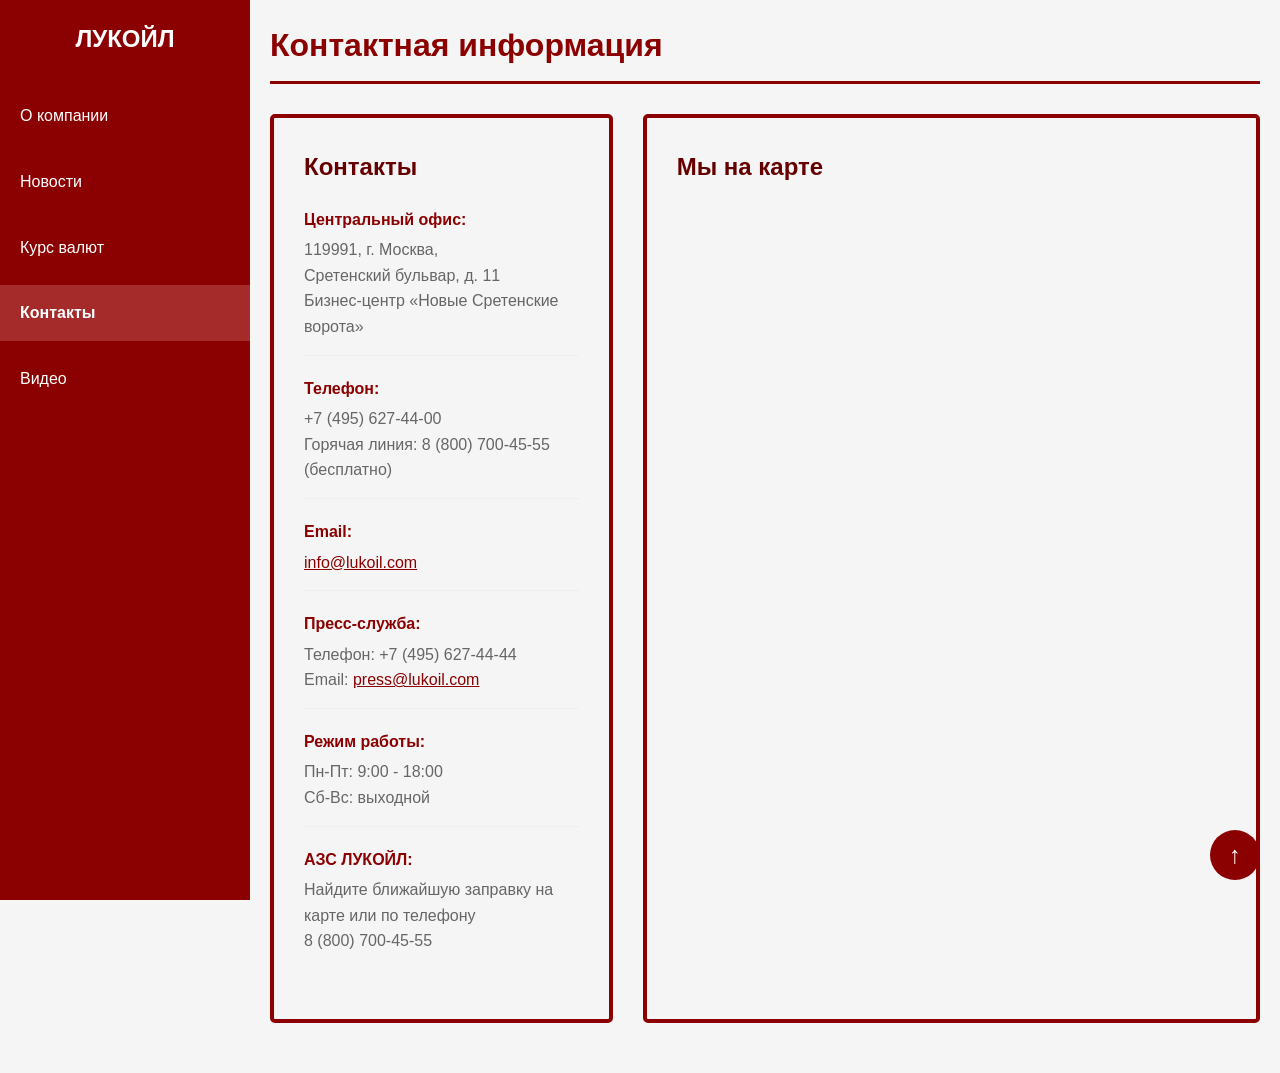
<file: contacts.html>
<!DOCTYPE html>
<html lang="ru">

<head>
    <meta charset="UTF-8">
    <meta name="viewport" content="width=device-width, initial-scale=1.0">
    <title>Контакты - ЛУКОЙЛ</title>
    <link rel="stylesheet" href="styles.css">
    <style>
        .contacts-page h1 {
            color: #8B0000;
            margin-bottom: 30px;
            border-bottom: 3px solid #8B0000;
            padding-bottom: 10px;
        }

        .contacts-container {
            display: flex;
            flex-wrap: wrap;
            gap: 30px;
            margin-bottom: 30px;
        }

        .contact-info {
            flex: 1;
            min-width: 300px;
            padding: 30px;
            border-radius: 5px;
            border: 4px solid #8B0000;
        }

        .contact-info h2 {
            color: #660000;
            margin-bottom: 20px;
        }

        .contact-item {
            margin-bottom: 20px;
            padding-bottom: 15px;
            border-bottom: 1px solid #eee;
        }

        .contact-item:last-child {
            border-bottom: none;
        }

        .contact-item strong {
            display: block;
            color: #8B0000;
            margin-bottom: 5px;
        }

        .contact-item p {
            color: #666;
            line-height: 1.6;
        }

        .map-container {
            flex: 2;
            min-width: 300px;
            padding: 30px;
            border-radius: 5px;
            border: 4px solid #8B0000;
        }

        .map-container h2 {
            color: #660000;
            margin-bottom: 20px;
        }

        .map-wrapper {
            width: 100%;
            height: 450px;
            border: none;
            border-radius: 5px;
        }
    </style>
</head>

<body>
    <nav class="sidebar">
        <h2>ЛУКОЙЛ</h2>
        <ul>
            <li><a href="index.html">О компании</a></li>
            <li><a href="news.html">Новости</a></li>
            <li><a href="currency.html">Курс валют</a></li>
            <li><a href="contacts.html">Контакты</a></li>
            <li><a href="video.html">Видео</a></li>
        </ul>
    </nav>

    <main class="main-content">
        <div class="contacts-page">
            <h1>Контактная информация</h1>

            <div class="contacts-container">
                <div class="contact-info">
                    <h2>Контакты</h2>

                    <div class="contact-item">
                        <strong>Центральный офис:</strong>
                        <p>
                            119991, г. Москва,<br>
                            Сретенский бульвар, д. 11<br>
                            Бизнес-центр «Новые Сретенские ворота»
                        </p>
                    </div>

                    <div class="contact-item">
                        <strong>Телефон:</strong>
                        <p>
                            +7 (495) 627-44-00<br>
                            Горячая линия: 8 (800) 700-45-55 (бесплатно)
                        </p>
                    </div>

                    <div class="contact-item">
                        <strong>Email:</strong>
                        <p>
                            <a href="mailto:info@lukoil.com" style="color: #8B0000;">
                                info@lukoil.com
                            </a>
                        </p>
                    </div>

                    <div class="contact-item">
                        <strong>Пресс-служба:</strong>
                        <p>
                            Телефон: +7 (495) 627-44-44<br>
                            Email: <a href="mailto:press@lukoil.com" style="color: #8B0000;">
                                press@lukoil.com
                            </a>
                        </p>
                    </div>

                    <div class="contact-item">
                        <strong>Режим работы:</strong>
                        <p>
                            Пн-Пт: 9:00 - 18:00<br>
                            Сб-Вс: выходной
                        </p>
                    </div>

                    <div class="contact-item">
                        <strong>АЗС ЛУКОЙЛ:</strong>
                        <p>
                            Найдите ближайшую заправку на карте или по телефону<br>
                            8 (800) 700-45-55
                        </p>
                    </div>
                </div>

                <div class="map-container">
                    <h2>Мы на карте</h2>
                    <iframe
                        src="https://yandex.ru/map-widget/v1/?um=constructor%3A286852e11fe3d800e942653ab43ba6254ef744280dbbb3c56b7041a4f79e4cb2&amp;source=constructor"
                        width="100%" height="400" frameborder="0"></iframe>
                </div>
            </div>
        </div>
    </main>

    <a href="#" class="to-top" onclick="scrollToTop()">↑</a>

    <script src="script.js"></script>
</body>

</html>
</file>
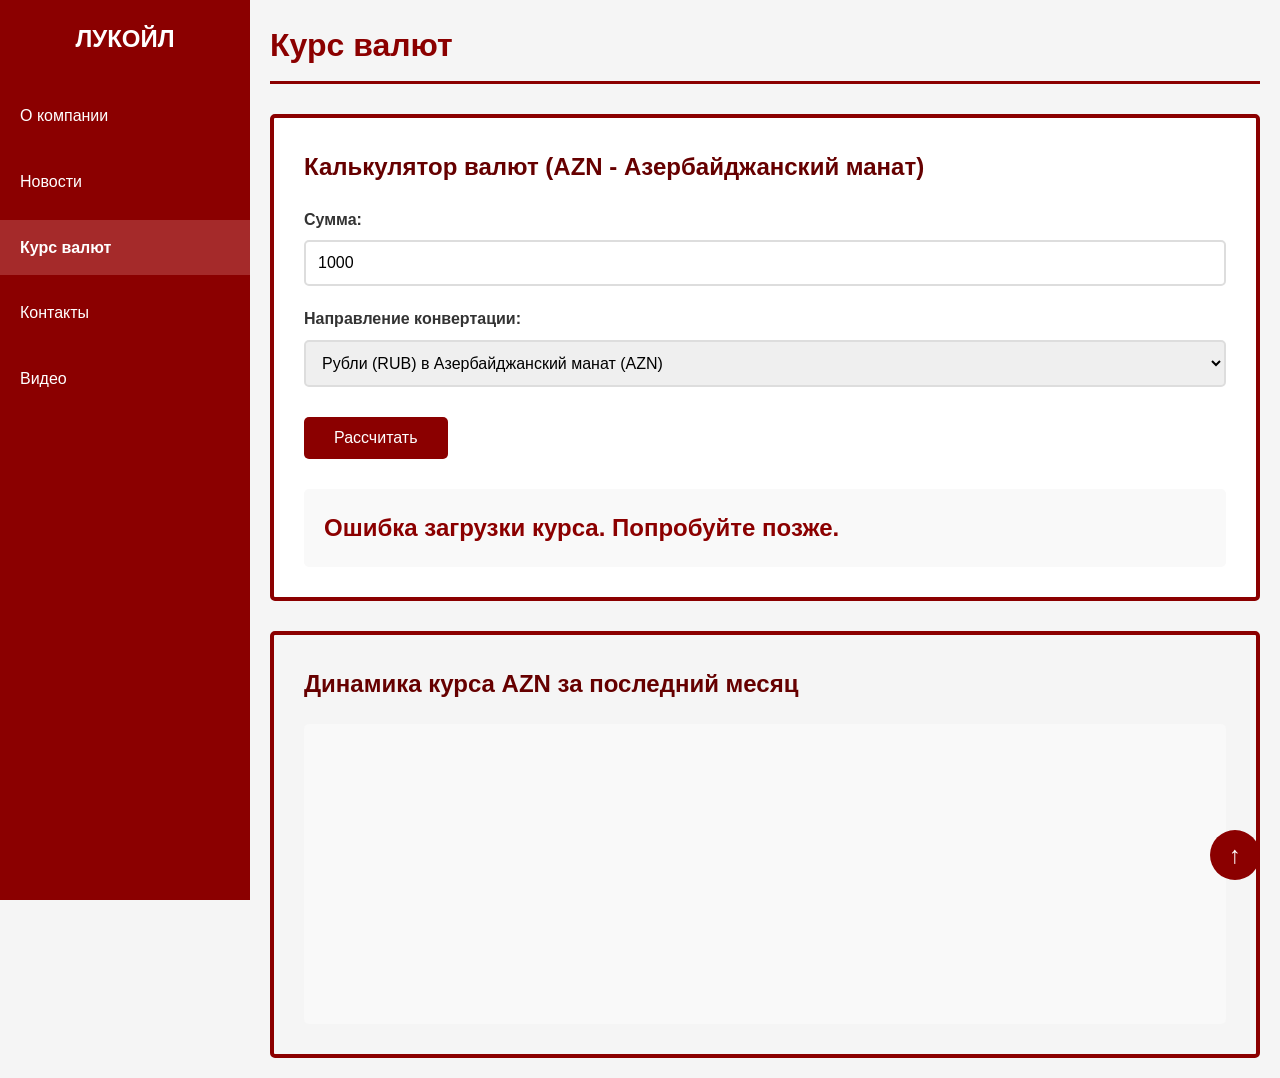
<file: currency.html>
<!DOCTYPE html>
<html lang="ru">

<head>
    <meta charset="UTF-8">
    <meta name="viewport" content="width=device-width, initial-scale=1.0">
    <title>Курс валют - ЛУКОЙЛ</title>
    <link rel="stylesheet" href="styles.css">
    <style>
        .currency-page h1 {
            color: #8B0000;
            margin-bottom: 30px;
            border-bottom: 3px solid #8B0000;
            padding-bottom: 10px;
        }

        .calculator {
            background-color: white;
            padding: 30px;
            border-radius: 5px;
            border: 4px solid #8B0000;
            margin-bottom: 30px;
        }

        .calculator h2 {
            color: #660000;
            margin-bottom: 20px;
        }

        .calc-row {
            margin-bottom: 20px;
        }

        .calc-row label {
            display: block;
            margin-bottom: 8px;
            font-weight: bold;
            color: #333;
        }

        .calc-row input,
        .calc-row select {
            width: 100%;
            padding: 12px;
            border: 2px solid #ddd;
            border-radius: 5px;
            font-size: 16px;
        }

        .calc-row input:focus,
        .calc-row select:focus {
            outline: none;
            border-color: #8B0000;
        }

        .swap-btn {
            background-color: #8B0000;
            color: white;
            border: none;
            padding: 12px 30px;
            cursor: pointer;
            border-radius: 5px;
            font-size: 16px;
            margin: 10px 0;
            transition: 0.3s;
        }

        .swap-btn:hover {
            background-color: #660000;
        }

        .result {
            background-color: #f9f9f9;
            padding: 20px;
            border-radius: 5px;
            margin-top: 20px;
            font-size: 18px;
        }

        .result strong {
            color: #8B0000;
            font-size: 24px;
        }

        .chart-container {
            padding: 30px;
            border-radius: 5px;
            border: 4px solid #8B0000;
        }

        .chart-container h2 {
            color: #660000;
            margin-bottom: 20px;
        }

        .chart-info {
            text-align: center;
            padding: 20px;
            background-color: #8B0000;
            color: white;
            border-radius: 5px;
            margin-top: 20px;
            display: none;
        }

        .chart-info.show {
            display: block;
        }

        .bar {
            display: inline-block;
            width: 40px;
            background-color: #8B0000;
            margin: 0 3px;
            cursor: pointer;
            transition: 0.3s;
            position: relative;
        }

        .bar:hover {
            background-color: #A52A2A;
        }

        .bar.selected {
            background-color: #660000;
        }

        .chart-wrapper {
            display: flex;
            align-items: flex-end;
            justify-content: center;
            height: 300px;
            padding: 20px;
            background-color: #f9f9f9;
            border-radius: 5px;
            overflow-x: auto;
        }
    </style>
</head>

<body>
    <nav class="sidebar">
        <h2>ЛУКОЙЛ</h2>
        <ul>
            <li><a href="index.html">О компании</a></li>
            <li><a href="news.html">Новости</a></li>
            <li><a href="currency.html">Курс валют</a></li>
            <li><a href="contacts.html">Контакты</a></li>
            <li><a href="video.html">Видео</a></li>
        </ul>
    </nav>

    <main class="main-content">
        <div class="currency-page">
            <h1>Курс валют</h1>

            <div class="calculator">
                <h2>Калькулятор валют (AZN - Азербайджанский манат)</h2>

                <div class="calc-row">
                    <label for="amount">Сумма:</label>
                    <input type="number" id="amount" placeholder="Введите сумму" value="1000">
                </div>

                <div class="calc-row">
                    <label for="direction">Направление конвертации:</label>
                    <select id="direction">
                        <option value="rub-to-azn">Рубли (RUB) в Азербайджанский манат (AZN)</option>
                        <option value="azn-to-rub">Азербайджанский манат (AZN) в Рубли (RUB)</option>
                    </select>
                </div>

                <button class="swap-btn" onclick="calculate()">Рассчитать</button>

                <div class="result" id="result">
                    <strong>Курс AZN на сегодня: загрузка...</strong>
                </div>
            </div>

            <div class="chart-container">
                <h2>Динамика курса AZN за последний месяц</h2>
                <div class="chart-wrapper" id="chartWrapper">
                    <!-- Столбцы будут добавлены через JavaScript -->
                </div>
                <div class="chart-info" id="chartInfo">
                    <strong>Дата:</strong> <span id="infoDate">-</span><br>
                    <strong>Курс:</strong> <span id="infoRate">-</span>
                </div>
            </div>
        </div>
    </main>

    <a href="#" class="to-top" onclick="scrollToTop(); return false;" title="Наверх">↑</a>

    <script src="script.js"></script>
    <script>
        let currentRate = 0;
        let chartData = [];

        // Загрузка курса валют
        function loadExchangeRate() {
            fetch('https://www.cbr-xml-daily.ru/daily_json.js')
                .then(function (response) {
                    return response.json();
                })
                .then(function (data) {
                    // AZN - код валюты
                    if (data.Valute.AZN) {
                        currentRate = data.Valute.AZN.Value;
                        updateResult();
                        generateChartData(data);
                    } else {
                        document.getElementById('result').innerHTML =
                            '<strong>Ошибка загрузки курса</strong>';
                    }
                })
                .catch(function (error) {
                    console.error('Ошибка:', error);
                    document.getElementById('result').innerHTML =
                        '<strong>Ошибка загрузки курса. Попробуйте позже.</strong>';
                });
        }

        // Обновление результата
        function updateResult() {
            const amount = parseFloat(document.getElementById('amount').value) || 0;
            const direction = document.getElementById('direction').value;
            const resultDiv = document.getElementById('result');

            if (direction === 'rub-to-azn') {
                const aznAmount = (amount / currentRate).toFixed(2);
                resultDiv.innerHTML =
                    '<strong>' + amount.toFixed(2) + ' RUB</strong> = ' +
                    '<strong>' + aznAmount + ' AZN</strong><br>' +
                    'Курс: 1 AZN = ' + currentRate.toFixed(2) + ' RUB';
            } else {
                const rubAmount = (amount * currentRate).toFixed(2);
                resultDiv.innerHTML =
                    '<strong>' + amount.toFixed(2) + ' AZN</strong> = ' +
                    '<strong>' + rubAmount + ' RUB</strong><br>' +
                    'Курс: 1 AZN = ' + currentRate.toFixed(2) + ' RUB';
            }
        }

        // Расчет
        function calculate() {
            if (currentRate > 0) {
                updateResult();
            }
        }

        // Загрузка данных для графика с ресурса ЦБР за последние 30 дней
        function generateChartData(data) {
            chartData = [];
            const today = new Date();
            const startDate = new Date(today);
            startDate.setDate(startDate.getDate() - 30);

            // Форматируем даты в формат dd/MM/yyyy для ЦБР API
            const dateReq1 = String(startDate.getDate()).padStart(2, '0') + '/' +
                String(startDate.getMonth() + 1).padStart(2, '0') + '/' +
                startDate.getFullYear();

            const dateReq2 = String(today.getDate()).padStart(2, '0') + '/' +
                String(today.getMonth() + 1).padStart(2, '0') + '/' +
                today.getFullYear();

            // VAL_NM_RQ - код валюты AZN в ЦБР
            const valCode = 'R01060';

            // Загружаем динамику курса с API ЦБР (через CORS прокси)
            const apiUrl = 'http://www.cbr.ru/scripts/XML_dynamic.asp?date_req1=' + dateReq1 +
                '&date_req2=' + dateReq2 + '&VAL_NM_RQ=' + valCode;
            // Используем CORS прокси для обхода ограничений, чтобы не было ошибки
            const corsProxyUrl = 'https://api.allorigins.win/raw?url=' + encodeURIComponent(apiUrl);

            fetch(corsProxyUrl)
                .then(function (response) {
                    return response.text();
                })
                .then(function (xmlString) {
                    // Парсим XML
                    const parser = new DOMParser();
                    const xmlDoc = parser.parseFromString(xmlString, 'text/xml');

                    // Если XML содержит ошибку парсинга
                    if (xmlDoc.getElementsByTagName('parsererror').length > 0) {
                        console.error('Ошибка парсинга XML');
                        renderChart();
                        return;
                    }

                    // Получаем все записи о курсах (Record элементы)
                    const records = xmlDoc.getElementsByTagName('Record');

                    for (let i = 0; i < records.length; i++) {
                        const record = records[i];
                        const date = record.getAttribute('Date');
                        const valueStr = record.getElementsByTagName('Value')[0].textContent;

                        // Заменяем запятую на точку для правильного числового формата
                        const rate = parseFloat(valueStr.replace(',', '.'));

                        chartData.push({
                            date: new Date(date).toLocaleDateString('ru-RU'),
                            rate: rate.toFixed(4),
                            fullDate: date
                        });
                    }

                    renderChart();
                })
                .catch(function (error) {
                    console.error('Ошибка загрузки данных курса:', error);
                    renderChart();
                });
        }

        // Отрисовка графика
        function renderChart() {
            const wrapper = document.getElementById('chartWrapper');
            wrapper.innerHTML = '';

            const maxRate = Math.max.apply(null, chartData.map(function (d) { return parseFloat(d.rate); }));
            const minRate = Math.min.apply(null, chartData.map(function (d) { return parseFloat(d.rate); }));
            const range = maxRate - minRate;

            chartData.forEach(function (item, index) {
                const bar = document.createElement('div');
                bar.className = 'bar';

                // Высота столбца относительно диапазона
                const height = ((item.rate - minRate) / range) * 250 + 20;
                bar.style.height = height + 'px';

                bar.onclick = function () {
                    // Убираем выделение со всех столбцов
                    document.querySelectorAll('.bar').forEach(function (b) {
                        b.classList.remove('selected');
                    });

                    // Выделяем текущий
                    this.classList.add('selected');

                    // Показываем информацию
                    document.getElementById('infoDate').textContent = item.date;
                    document.getElementById('infoRate').textContent = item.rate + ' RUB';
                    document.getElementById('chartInfo').classList.add('show');
                };

                wrapper.appendChild(bar);
            });
        }

        // Загружаем курс при загрузке страницы
        document.addEventListener('DOMContentLoaded', function () {
            loadExchangeRate();
        });
    </script>
</body>

</html>
</file>
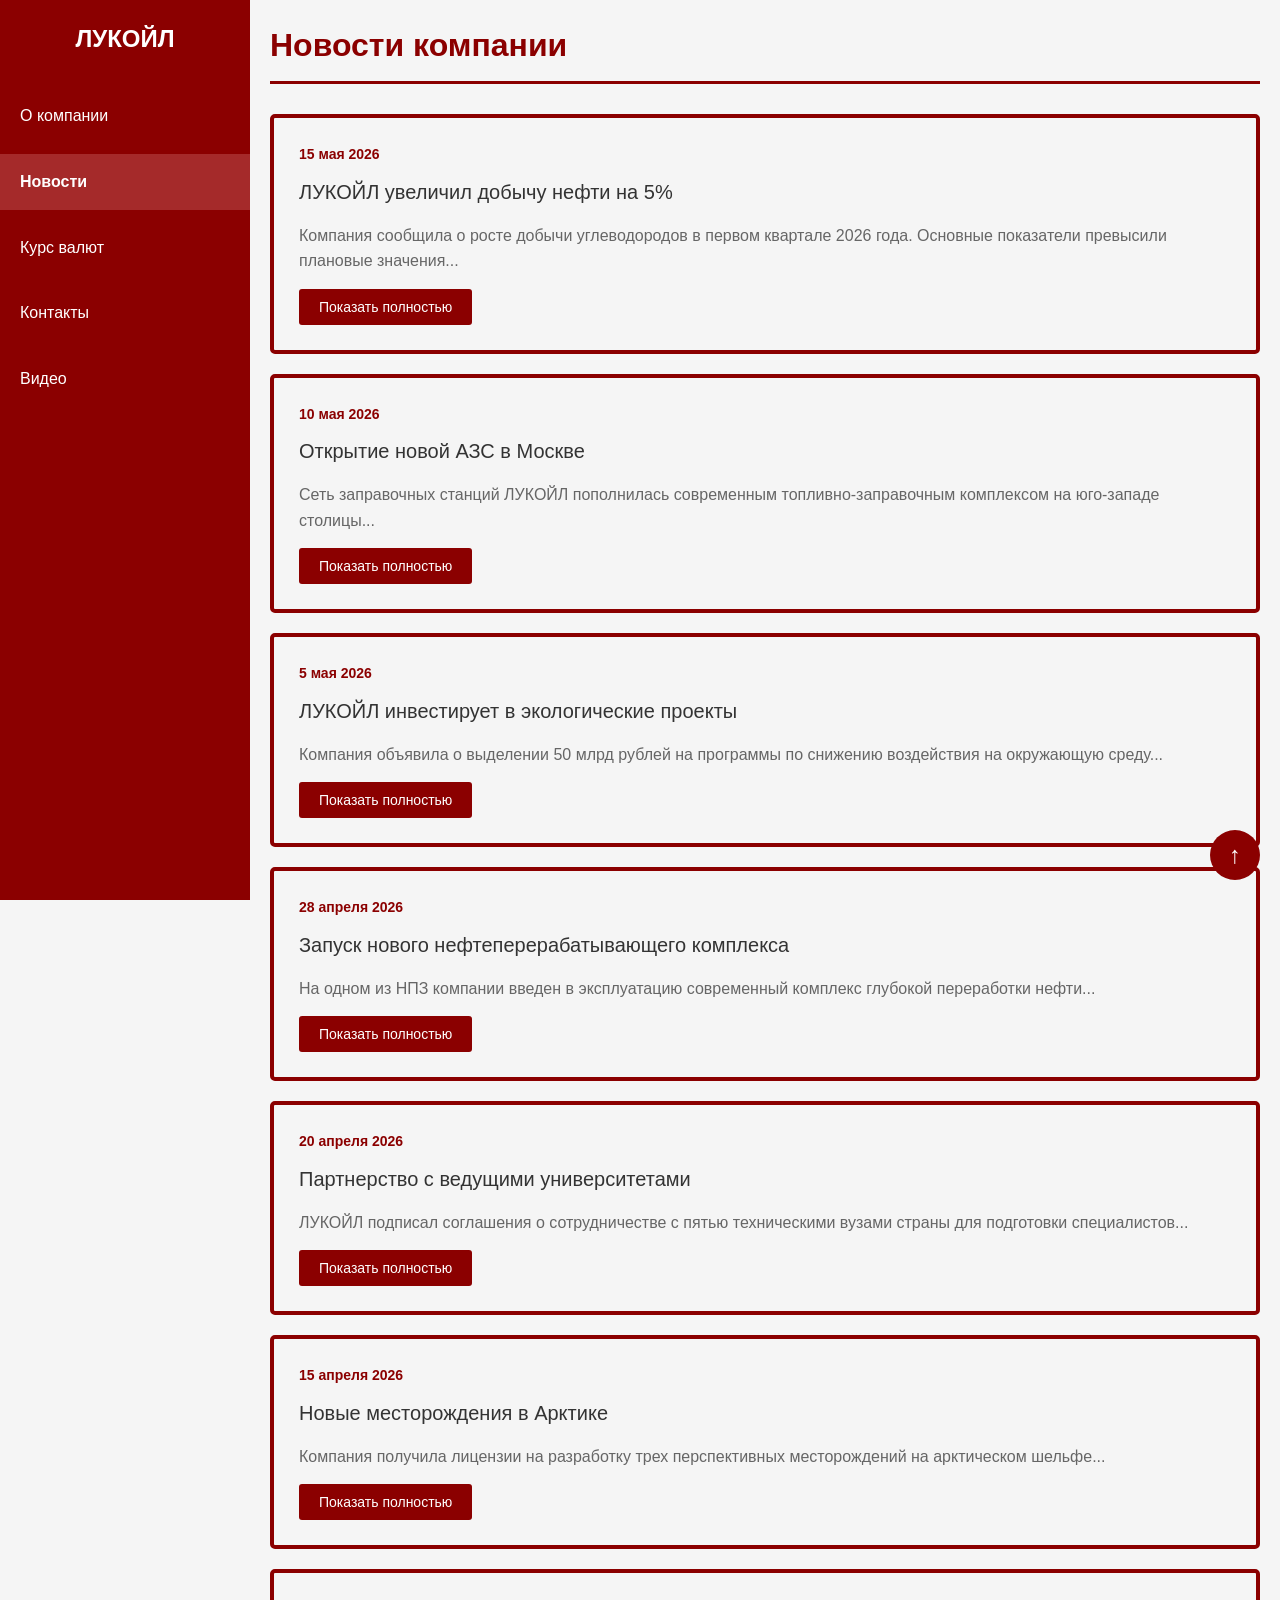
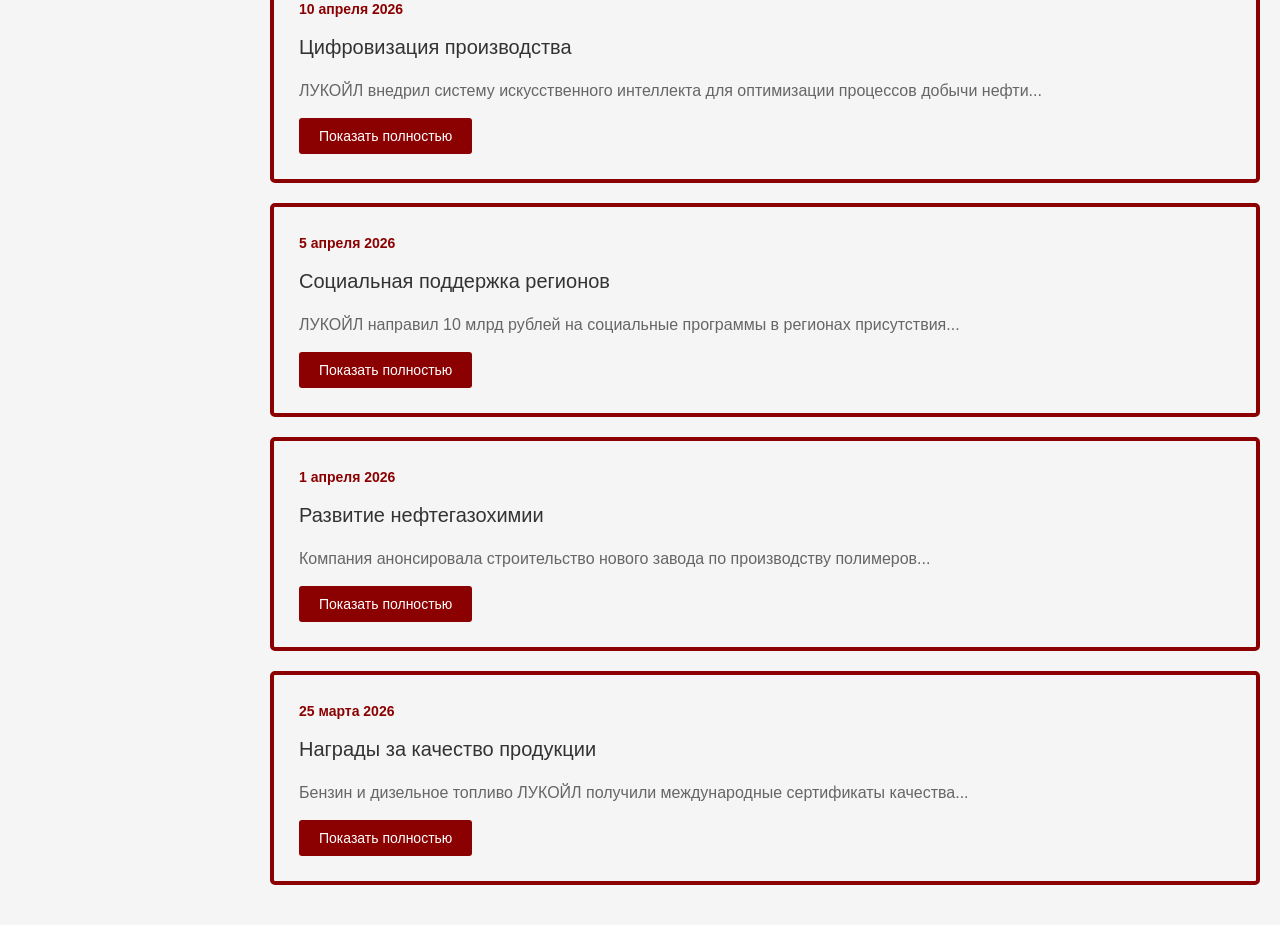
<file: news.html>
<!DOCTYPE html>
<html lang="ru">

<head>
    <meta charset="UTF-8">
    <meta name="viewport" content="width=device-width, initial-scale=1.0">
    <title>Новости - ЛУКОЙЛ</title>
    <link rel="stylesheet" href="styles.css">
    <style>
        .news-container {
            max-width: 1200px;
        }

        .news-container h1 {
            color: #8B0000;
            margin-bottom: 30px;
            border-bottom: 3px solid #8B0000;
            padding-bottom: 10px;
        }

        .news-card {
            padding: 25px;
            margin-bottom: 20px;
            border-radius: 5px;
            border: 4px solid #8B0000;
            transition: 0.3s;
        }

        .news-date {
            color: #8B0000;
            font-size: 14px;
            margin-bottom: 10px;
            font-weight: bold;
        }

        .news-title {
            font-size: 20px;
            margin-bottom: 15px;
            color: #333;
        }

        .news-preview {
            color: #666;
            margin-bottom: 15px;
            line-height: 1.6;
        }

        .news-full {
            display: none;
            margin: 15px 0;
            padding-top: 15px;
            color: #444;
        }

        .news-full.show {
            display: block;
            border-top: 2px solid #8B0000;
        }

        .show-more-btn {
            background-color: #8B0000;
            color: white;
            border: none;
            padding: 10px 20px;
            cursor: pointer;
            border-radius: 3px;
            font-size: 14px;
            transition: 0.3s;
        }

        .show-more-btn:hover {
            background-color: #660000;
        }
    </style>
</head>

<body>
    <nav class="sidebar">
        <h2>ЛУКОЙЛ</h2>
        <ul>
            <li><a href="index.html">О компании</a></li>
            <li><a href="news.html">Новости</a></li>
            <li><a href="currency.html">Курс валют</a></li>
            <li><a href="contacts.html">Контакты</a></li>
            <li><a href="video.html">Видео</a></li>
        </ul>
    </nav>

    <main class="main-content">
        <div class="news-container">
            <h1>Новости компании</h1>

            <!-- Новость 1 -->
            <div class="news-card">
                <div class="news-date">15 мая 2026</div>
                <div class="news-title">ЛУКОЙЛ увеличил добычу нефти на 5%</div>
                <div class="news-preview">
                    Компания сообщила о росте добычи углеводородов в первом квартале 2026 года.
                    Основные показатели превысили плановые значения...
                </div>
                <div class="news-full" id="news1">
                    <p>ПАО «ЛУКОЙЛ» объявило о значительном увеличении объемов добычи нефти и газа
                        в первом квартале 2026 года. Рост составил 5% по сравнению с аналогичным
                        периодом прошлого года.</p>
                    <p>Основные месторождения показали стабильную работу. Особенно отличились
                        Западно-Сибирские активы компании, где удалось внедрить новые технологии
                        повышения нефтеотдачи пластов.</p>
                </div>
                <button class="show-more-btn" onclick="toggleNews('news1', this)">Показать полностью</button>
            </div>

            <!-- Новость 2 -->
            <div class="news-card">
                <div class="news-date">10 мая 2026</div>
                <div class="news-title">Открытие новой АЗС в Москве</div>
                <div class="news-preview">
                    Сеть заправочных станций ЛУКОЙЛ пополнилась современным топливно-заправочным
                    комплексом на юго-западе столицы...
                </div>
                <div class="news-full" id="news2">
                    <p>В Москве открылась новая современная автозаправочная станция ЛУКОЙЛ.
                        Комплекс оснащен самым современным оборудованием и предлагает клиентам
                        широкий спектр услуг.</p>
                    <p>На станции представлены все виды топлива, включая экологичное Евро-100.
                        Также работают магазин, кафе и мойка самообслуживания.</p>
                </div>
                <button class="show-more-btn" onclick="toggleNews('news2', this)">Показать полностью</button>
            </div>

            <!-- Новость 3 -->
            <div class="news-card">
                <div class="news-date">5 мая 2026</div>
                <div class="news-title">ЛУКОЙЛ инвестирует в экологические проекты</div>
                <div class="news-preview">
                    Компания объявила о выделении 50 млрд рублей на программы по снижению
                    воздействия на окружающую среду...
                </div>
                <div class="news-full" id="news3">
                    <p>ПАО «ЛУКОЙЛ» продолжает реализацию масштабной экологической программы.
                        В 2026 году на природоохранные мероприятия выделено более 50 млрд рублей.</p>
                    <p>Средства будут направлены на модернизацию очистных сооружений,
                        внедрение технологий улавливания углерода и рекультивацию земель.</p>
                </div>
                <button class="show-more-btn" onclick="toggleNews('news3', this)">Показать полностью</button>
            </div>

            <!-- Новость 4 -->
            <div class="news-card">
                <div class="news-date">28 апреля 2026</div>
                <div class="news-title">Запуск нового нефтеперерабатывающего комплекса</div>
                <div class="news-preview">
                    На одном из НПЗ компании введен в эксплуатацию современный комплекс
                    глубокой переработки нефти...
                </div>
                <div class="news-full" id="news4">
                    <p>ЛУКОЙЛ запустил новый комплекс глубокой переработки нефти мощностью
                        2 млн тонн в год. Установка позволит увеличить глубину переработки
                        нефти до 98%.</p>
                    <p>Комплекс построен с применением лучших мировых технологий и обеспечивает
                        производство высококачественных нефтепродуктов.</p>
                </div>
                <button class="show-more-btn" onclick="toggleNews('news4', this)">Показать полностью</button>
            </div>

            <!-- Новость 5 -->
            <div class="news-card">
                <div class="news-date">20 апреля 2026</div>
                <div class="news-title">Партнерство с ведущими университетами</div>
                <div class="news-preview">
                    ЛУКОЙЛ подписал соглашения о сотрудничестве с пятью техническими
                    вузами страны для подготовки специалистов...
                </div>
                <div class="news-full" id="news5">
                    <p>Компания расширяет программу подготовки молодых специалистов.
                        Подписаны соглашения с ведущими техническими университетами России.</p>
                    <p>Студенты получат возможность проходить практику на предприятиях ЛУКОЙЛ,
                        участвовать в реальных проектах и получать стипендии компании.</p>
                </div>
                <button class="show-more-btn" onclick="toggleNews('news5', this)">Показать полностью</button>
            </div>

            <!-- Новость 6 -->
            <div class="news-card">
                <div class="news-date">15 апреля 2026</div>
                <div class="news-title">Новые месторождения в Арктике</div>
                <div class="news-preview">
                    Компания получила лицензии на разработку трех перспективных
                    месторождений на арктическом шельфе...
                </div>
                <div class="news-full" id="news6">
                    <p>ЛУКОЙЛ продолжил расширение ресурсной базы в Арктическом регионе.
                        Получены лицензии на три новых месторождения с общими запасами
                        более 100 млн тонн нефтяного эквивалента.</p>
                </div>
                <button class="show-more-btn" onclick="toggleNews('news6', this)">Показать полностью</button>
            </div>

            <!-- Новость 7 -->
            <div class="news-card">
                <div class="news-date">10 апреля 2026</div>
                <div class="news-title">Цифровизация производства</div>
                <div class="news-preview">
                    ЛУКОЙЛ внедрил систему искусственного интеллекта для оптимизации
                    процессов добычи нефти...
                </div>
                <div class="news-full" id="news7">
                    <p>Компания завершила внедрение передовой системы на основе искусственного
                        интеллекта. Система анализирует данные с тысяч датчиков и помогает
                        оптимизировать режимы работы скважин.</p>
                </div>
                <button class="show-more-btn" onclick="toggleNews('news7', this)">Показать полностью</button>
            </div>

            <!-- Новость 8 -->
            <div class="news-card">
                <div class="news-date">5 апреля 2026</div>
                <div class="news-title">Социальная поддержка регионов</div>
                <div class="news-preview">
                    ЛУКОЙЛ направил 10 млрд рублей на социальные программы в регионах
                    присутствия...
                </div>
                <div class="news-full" id="news8">
                    <p>Компания продолжает активную социальную политику. В 2026 году на
                        поддержку регионов присутствия выделено 10 млрд рублей.</p>
                    <p>Средства пойдут на строительство социальных объектов, поддержку
                        образования и здравоохранения.</p>
                </div>
                <button class="show-more-btn" onclick="toggleNews('news8', this)">Показать полностью</button>
            </div>

            <!-- Новость 9 -->
            <div class="news-card">
                <div class="news-date">1 апреля 2026</div>
                <div class="news-title">Развитие нефтегазохимии</div>
                <div class="news-preview">
                    Компания анонсировала строительство нового завода по производству
                    полимеров...
                </div>
                <div class="news-full" id="news9">
                    <p>ЛУКОЙЛ планирует построить современный завод по производству
                        полипропилена мощностью 500 тыс. тонн в год. Инвестиции составят
                        около 80 млрд рублей.</p>
                </div>
                <button class="show-more-btn" onclick="toggleNews('news9', this)">Показать полностью</button>
            </div>

            <!-- Новость 10 -->
            <div class="news-card">
                <div class="news-date">25 марта 2026</div>
                <div class="news-title">Награды за качество продукции</div>
                <div class="news-preview">
                    Бензин и дизельное топливо ЛУКОЙЛ получили международные сертификаты
                    качества...
                </div>
                <div class="news-full" id="news10">
                    <p>Продукция компании получила высокие оценки на международном конкурсе
                        качества. Бензин Евро-100 и дизельное топливо отмечены специальными
                        наградами.</p>
                    <p>Это подтверждает приверженность ЛУКОЙЛ высоким стандартам качества
                        и постоянному совершенствованию продукции.</p>
                </div>
                <button class="show-more-btn" onclick="toggleNews('news10', this)">Показать полностью</button>
            </div>

        </div>
    </main>

    <a href="#" class="to-top" onclick="scrollToTop()">↑</a>

    <script src="script.js"></script>
    <script>
        function toggleNews(newsId, btn) {
            const newsFull = document.getElementById(newsId);
            if (newsFull.classList.contains('show')) {
                newsFull.classList.remove('show');
                btn.textContent = 'Показать полностью';
            } else {
                newsFull.classList.add('show');
                btn.textContent = 'Скрыть';
            }
        }
    </script>
</body>

</html>
</file>
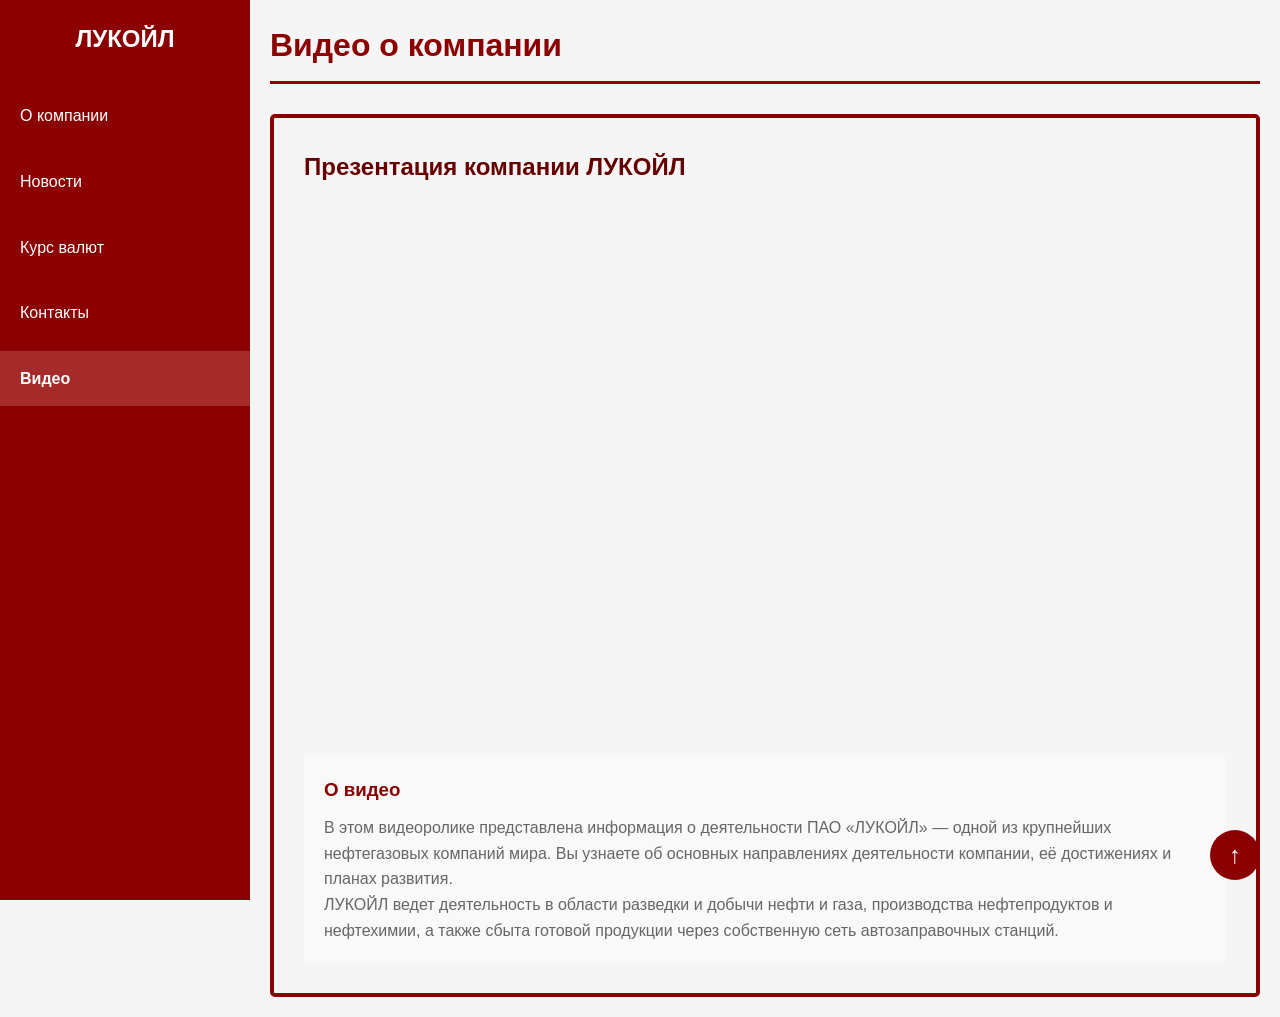
<file: video.html>
<!DOCTYPE html>
<html lang="ru">

<head>
    <meta charset="UTF-8">
    <meta name="viewport" content="width=device-width, initial-scale=1.0">
    <title>Видео - ЛУКОЙЛ</title>
    <link rel="stylesheet" href="styles.css">
    <style>
        .video-page h1 {
            color: #8B0000;
            margin-bottom: 30px;
            border-bottom: 3px solid #8B0000;
            padding-bottom: 10px;
        }

        .video-container {
            padding: 30px;
            border-radius: 5px;
            border: 4px solid #8B0000;
        }

        .video-container h2 {
            color: #660000;
            margin-bottom: 20px;
        }

        .video-wrapper {
            position: relative;
            padding-bottom: 56.25%;
            /* 16:9 */
            height: 0;
            overflow: hidden;
            margin-bottom: 30px;
        }

        .video-wrapper iframe {
            position: absolute;
            top: 0;
            left: 0;
            width: 100%;
            height: 100%;
            border: none;
        }

        .video-description {
            margin-top: 20px;
            padding: 20px;
            background-color: #f9f9f9;
            border-radius: 5px;
        }

        .video-description h3 {
            color: #8B0000;
            margin-bottom: 10px;
        }

        .video-description p {
            line-height: 1.6;
            color: #666;
        }
    </style>
</head>

<body>
    <nav class="sidebar">
        <h2>ЛУКОЙЛ</h2>
        <ul>
            <li><a href="index.html">О компании</a></li>
            <li><a href="news.html">Новости</a></li>
            <li><a href="currency.html">Курс валют</a></li>
            <li><a href="contacts.html">Контакты</a></li>
            <li><a href="video.html">Видео</a></li>
        </ul>
    </nav>

    <main class="main-content">
        <div class="video-page">
            <h1>Видео о компании</h1>

            <div class="video-container">
                <h2>Презентация компании ЛУКОЙЛ</h2>

                <div class="video-wrapper">
                    <iframe src="https://vk.com/video_ext.php?oid=-67011832&id=456240660&hash=ed7d942ab9403d7c&hd=3"
                        width="100%" height="720"
                        allow="autoplay; encrypted-media; fullscreen; picture-in-picture; screen-wake-lock;"
                        frameborder="0" allowfullscreen></iframe>
                </div>

                <div class="video-description">
                    <h3>О видео</h3>
                    <p>
                        В этом видеоролике представлена информация о деятельности
                        ПАО «ЛУКОЙЛ» — одной из крупнейших нефтегазовых компаний мира.
                        Вы узнаете об основных направлениях деятельности компании,
                        её достижениях и планах развития.
                    </p>
                    <p>
                        ЛУКОЙЛ ведет деятельность в области разведки и добычи нефти и газа,
                        производства нефтепродуктов и нефтехимии, а также сбыта готовой
                        продукции через собственную сеть автозаправочных станций.
                    </p>
                </div>
            </div>
        </div>
    </main>

    <a href="#" class="to-top" onclick="scrollToTop()">↑</a>

    <script src="script.js"></script>
</body>

</html>
</file>
<file: styles.css>
* {
    margin: 0;
    padding: 0;
    box-sizing: border-box;
}

body {
    font-family: Arial, sans-serif;
    background-color: #f5f5f5;
    color: #333;
    line-height: 1.6;
}

/* Меню слева */
.sidebar {
    position: fixed;
    left: 0;
    top: 0;
    width: 250px;
    height: 100%;
    background-color: #8B0000;
    color: white;
    padding: 20px 0;
}

.sidebar h2 {
    text-align: center;
    margin-bottom: 30px;
    padding: 0 10px;
}

.sidebar ul {
    list-style: none;
}

.sidebar li {
    margin: 10px 0;
}

.sidebar a {
    display: block;
    padding: 15px 20px;
    color: white;
    text-decoration: none;
    transition: 0.3s;
}

.sidebar a:hover {
    background-color: #660000;
}

.sidebar a.active {
    background-color: #A52A2A;
    font-weight: bold;
}

/* Основной контент */
.main-content {
    margin-left: 250px;
    padding: 20px;
    min-height: 100vh;
}

/* Кнопка наверх */
.to-top {
    position: fixed;
    bottom: 20px;
    right: 20px;
    background-color: #8B0000;
    color: white;
    width: 50px;
    height: 50px;
    border-radius: 50%;
    display: flex;
    align-items: center;
    justify-content: center;
    cursor: pointer;
    text-decoration: none;
    font-size: 24px;
    transition: 0.3s;
}

.to-top:hover {
    background-color: #660000;
}
</file>
